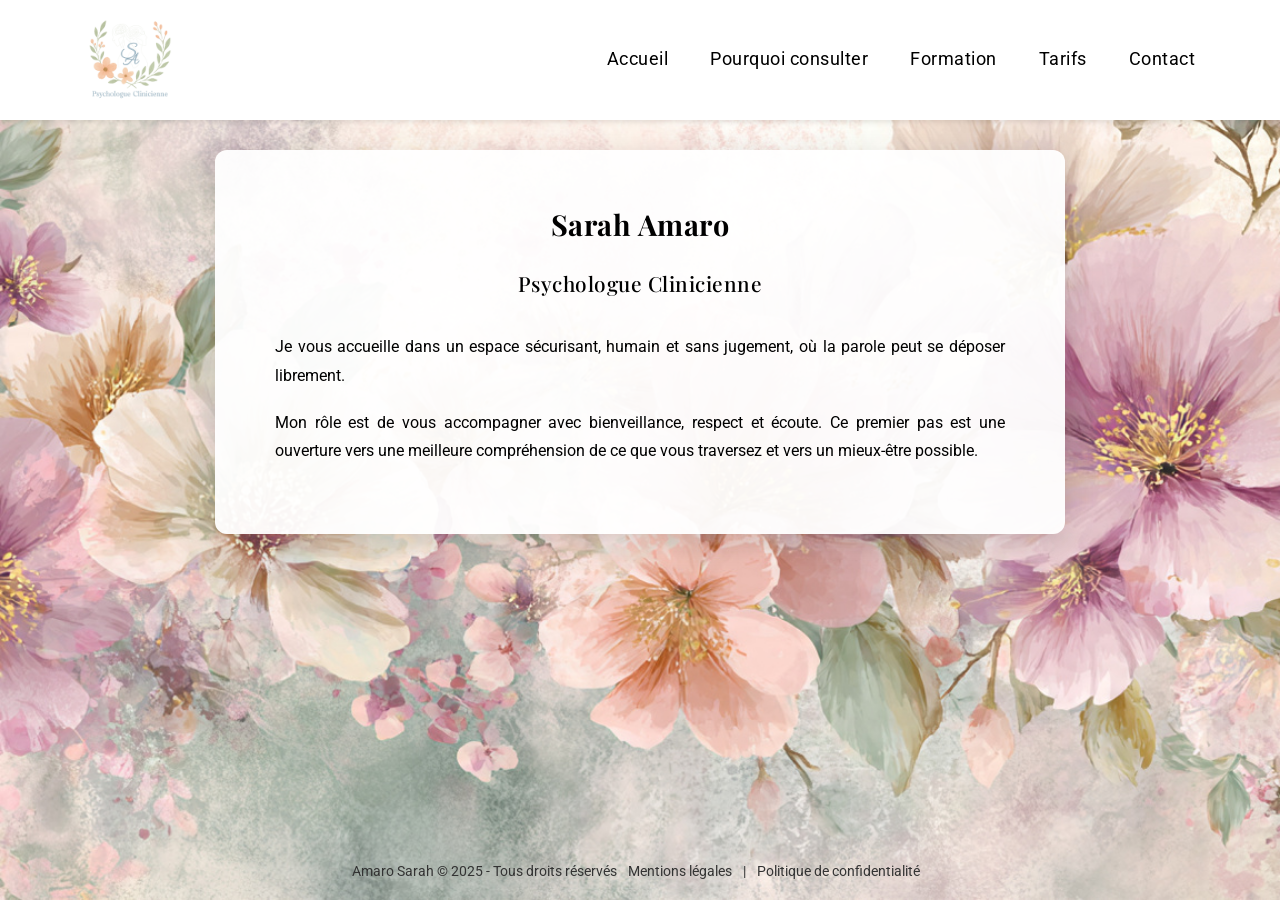
<file: index.html>
<!DOCTYPE html>
<html lang="fr">
<head>
  <meta charset="UTF-8">
  <meta name="viewport" content="width=device-width, initial-scale=1.0">
  <title>Sarah Amaro - Psychologue Clinicienne</title>
  
  <link rel="preconnect" href="https://fonts.googleapis.com">
  <link rel="preconnect" href="https://fonts.gstatic.com" crossorigin>
  <link href="https://fonts.googleapis.com/css2?family=Playfair+Display:wght@600;700&family=Roboto:wght@400;500&display=swap" rel="stylesheet">
  
  <link rel="stylesheet" href="style.css">
</head>
<body>
  <header>
    <div class="header-container">
      <div class="header-left">
        <img src="logo.png" alt="Sarah Amaro Psychologue Clinicienne">
      </div>
      <nav>
        <ul>
          <li><a href="index.html">Accueil</a></li>
          <li><a href="pourquoi.html">Pourquoi consulter</a></li>
          <li><a href="formation.html">Formation</a></li>
          <li><a href="tarifs.html">Tarifs</a></li>
          <li><a href="contact.html">Contact</a></li>
        </ul>
      </nav>
    </div>
  </header>

  <main>
    <section>
      <h2>Sarah Amaro</h2>
      <h3 class="subtitle">Psychologue Clinicienne</h3>
      
      <p>Je vous accueille dans un espace sécurisant, humain et sans jugement, où la parole peut se déposer librement.</p>
      
      <p>Mon rôle est de vous accompagner avec bienveillance, respect et écoute. Ce premier pas est une ouverture vers une meilleure compréhension de ce que vous traversez et vers un mieux-être possible.</p>
      
    </section>
  </main>

  <footer> <!-- CORRIGÉ : dans le body -->
    <p>
       Amaro Sarah © 2025 - Tous droits réservés
      <a href="mentions-legales.html">Mentions légales</a> |
      <a href="confidentialite.html">Politique de confidentialité</a>
    </p>
  </footer>

</body>
</html>
</file>
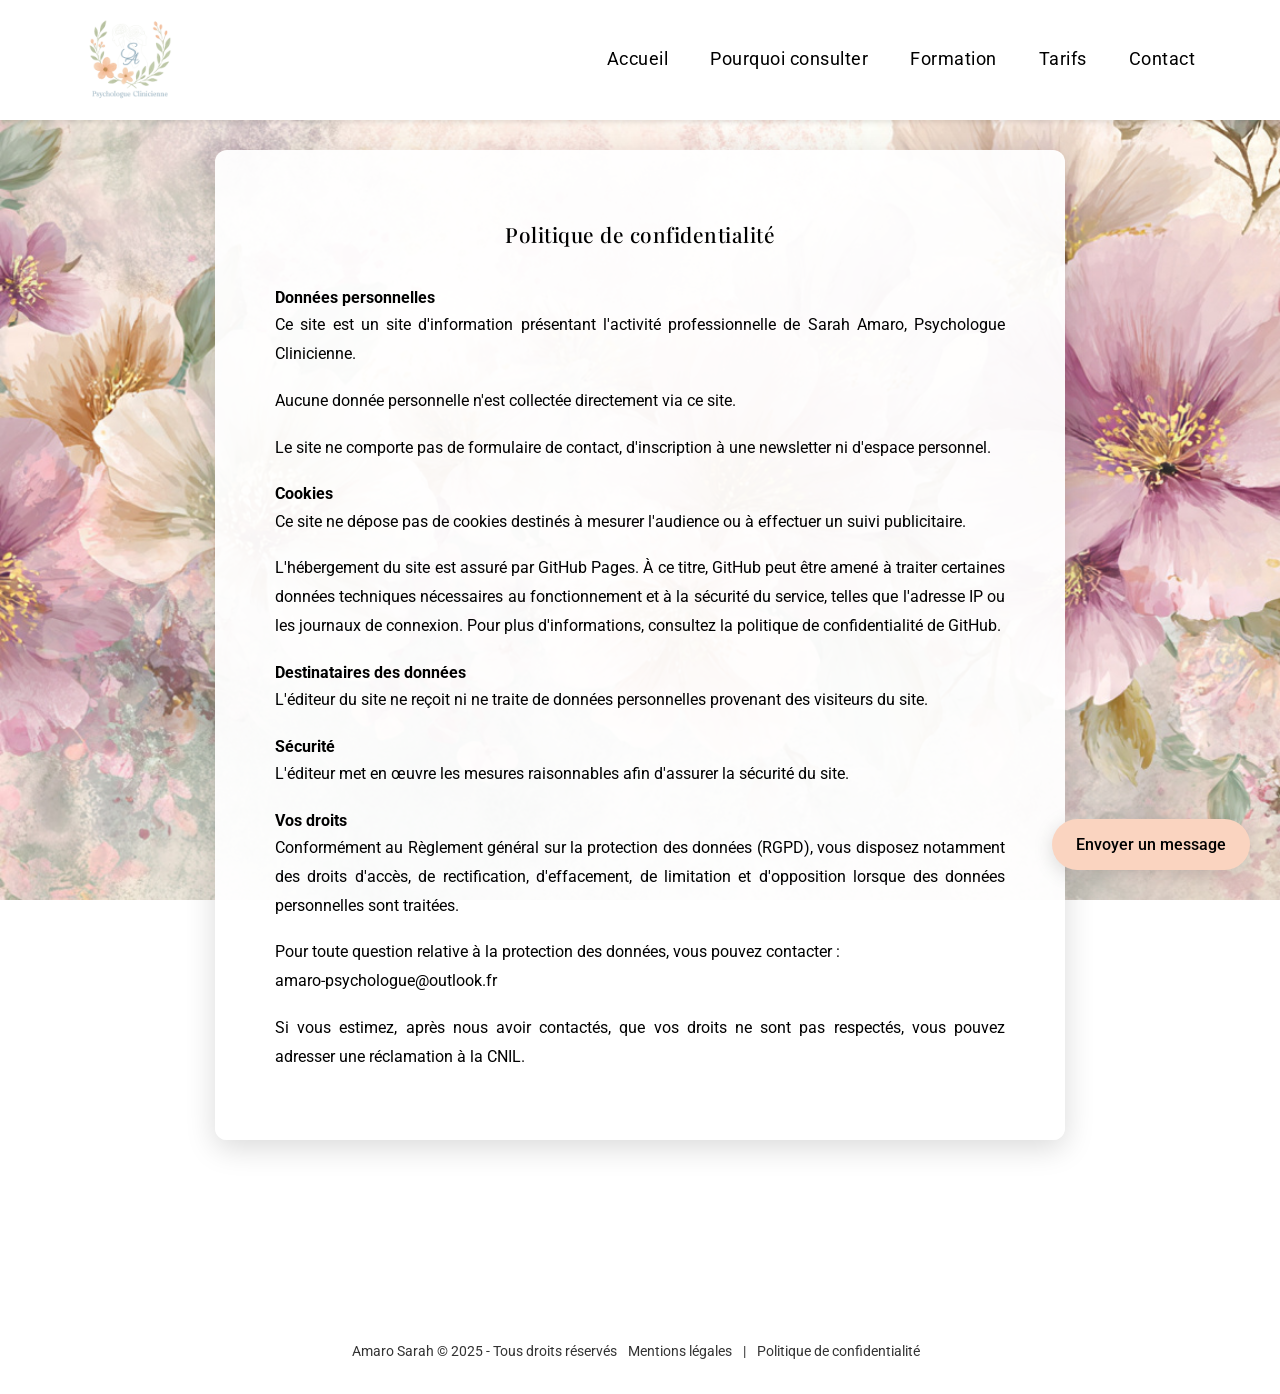
<file: confidentialite.html>
<!DOCTYPE html>
<html lang="fr">
<head>
  <meta charset="UTF-8">
  <meta name="viewport" content="width=device-width, initial-scale=1.0">
  <title>Politique de confidentialité - Sarah Amaro</title>
  
  <link rel="preconnect" href="https://fonts.googleapis.com">
  <link rel="preconnect" href="https://fonts.gstatic.com" crossorigin>
  <link href="https://fonts.googleapis.com/css2?family=Playfair+Display:wght@700&family=Roboto:wght@400;500&display=swap" rel="stylesheet">
  
  <link rel="stylesheet" href="style.css">
</head>
<body>
  <header>
    <div class="header-container">
      <div class="header-left">
        <img src="logo.png" alt="Sarah Amaro Psychologue Clinicienne">
      </div>
      <nav>
        <ul>
          <li><a href="index.html">Accueil</a></li>
          <li><a href="pourquoi.html">Pourquoi consulter</a></li>
          <li><a href="formation.html">Formation</a></li>
          <li><a href="tarifs.html">Tarifs</a></li>
          <li><a href="contact.html">Contact</a></li>
        </ul>
      </nav>
    </div>
  </header>

  <main>
    <section class="mentions-legales">
      <h3 class="subtitle">Politique de confidentialité</h3>
      
      <h4><strong>Données personnelles</strong></h4>
      <p>Ce site est un site d'information présentant l'activité professionnelle de Sarah Amaro, Psychologue Clinicienne.</p>
      <p>Aucune donnée personnelle n'est collectée directement via ce site.</p>
      <p>Le site ne comporte pas de formulaire de contact, d'inscription à une newsletter ni d'espace personnel.</p>

      <h4><strong>Cookies</strong></h4>
      <p>Ce site ne dépose pas de cookies destinés à mesurer l'audience ou à effectuer un suivi publicitaire.</p>
      <p>L'hébergement du site est assuré par GitHub Pages. À ce titre, GitHub peut être amené à traiter certaines données techniques nécessaires au fonctionnement et à la sécurité du service, telles que l'adresse IP ou les journaux de connexion. Pour plus d'informations, consultez la politique de confidentialité de GitHub.</p>

      <h4><strong>Destinataires des données</strong></h4>
      <p>L'éditeur du site ne reçoit ni ne traite de données personnelles provenant des visiteurs du site.</p>

      <h4><strong>Sécurité</strong></h4>
      <p>L'éditeur met en œuvre les mesures raisonnables afin d'assurer la sécurité du site.</p>

      <h4><strong>Vos droits</strong></h4>
      <p>Conformément au Règlement général sur la protection des données (RGPD), vous disposez notamment des droits d'accès, de rectification, d'effacement, de limitation et d'opposition lorsque des données personnelles sont traitées.</p>
      <p>Pour toute question relative à la protection des données, vous pouvez contacter :<br>
      amaro-psychologue@outlook.fr</p>
      <p>Si vous estimez, après nous avoir contactés, que vos droits ne sont pas respectés, vous pouvez adresser une réclamation à la CNIL.</p>
      
      <button id="contactButton" onclick="window.location.href='contact.html'">Envoyer un message</button>
    </section>
  </main>

<footer>
  <p>
     Amaro Sarah © 2025 - Tous droits réservés
    <a href="mentions-legales.html">Mentions légales</a> |
    <a href="confidentialite.html">Politique de confidentialité</a>
  </p>
</footer>
</body>
</html>
</file>
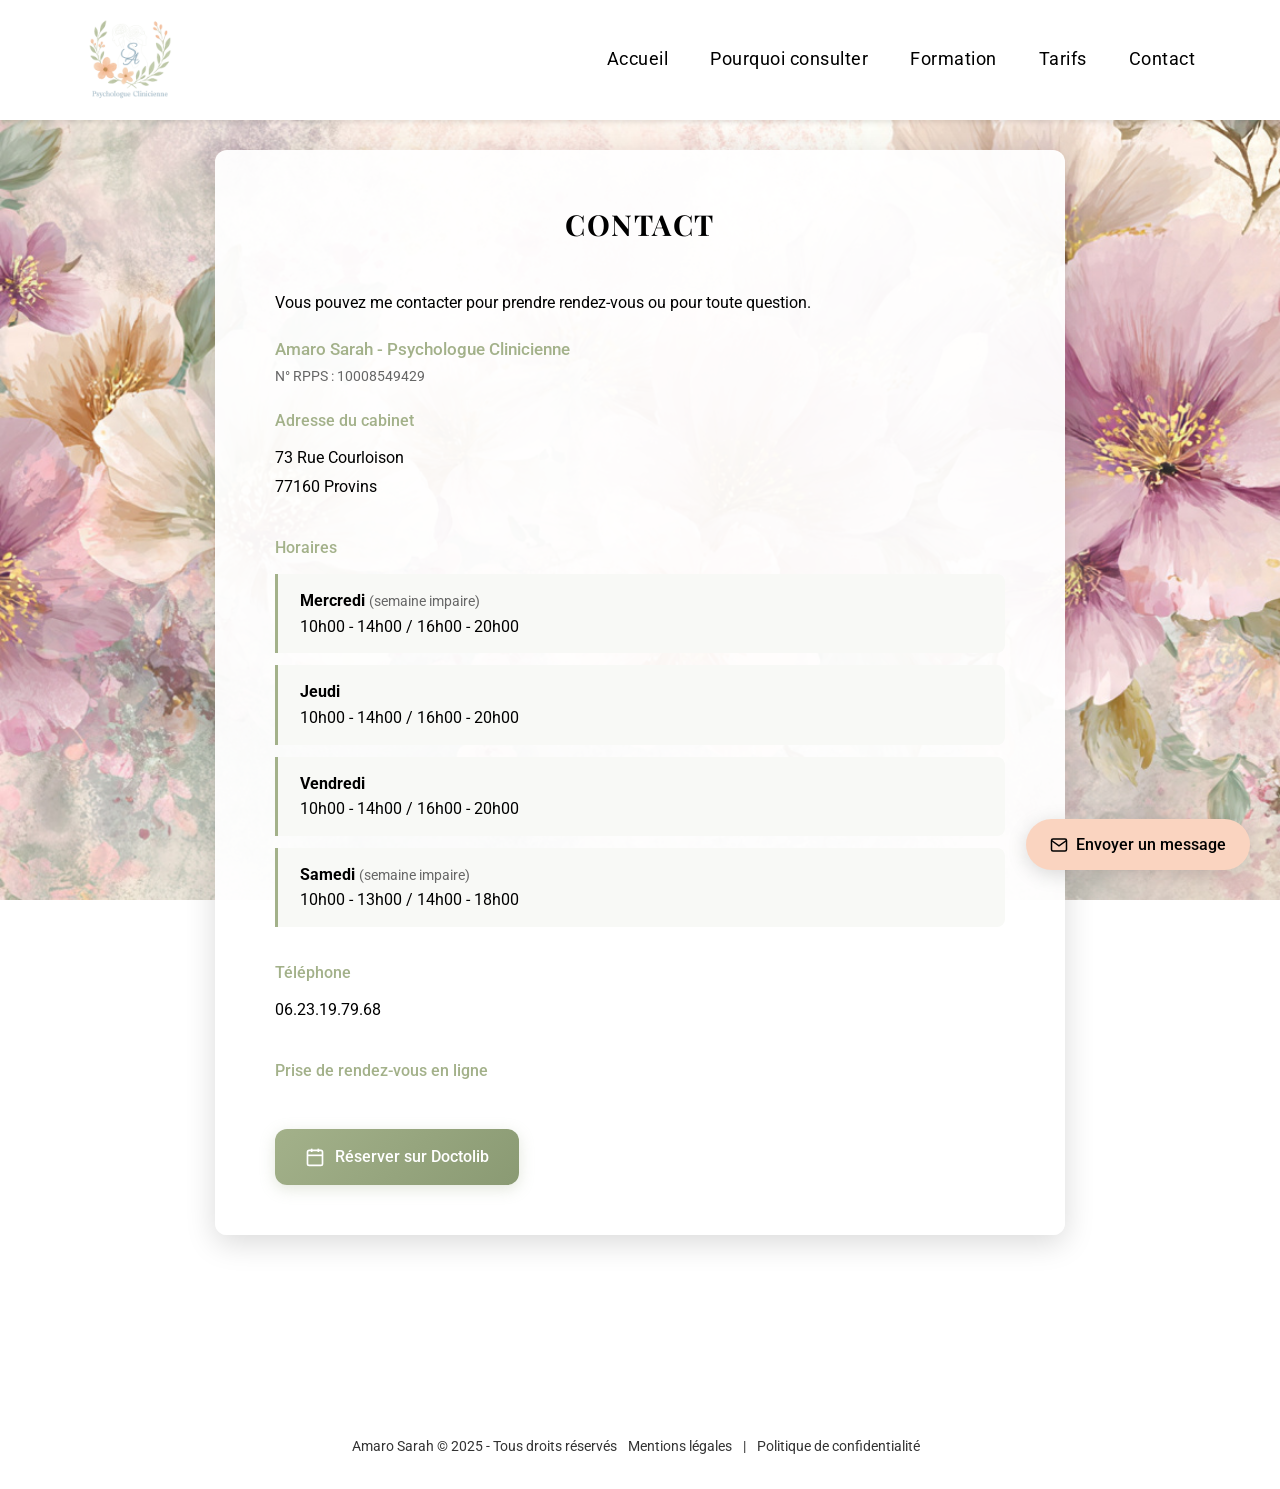
<file: contact.html>
<!DOCTYPE html>
<html lang="fr">
<head>
  <meta charset="UTF-8">
  <meta name="viewport" content="width=device-width, initial-scale=1.0">
  <title>Contact - Sarah Amaro Psychologue Clinicienne</title>
  
  <link rel="preconnect" href="https://fonts.googleapis.com">
  <link rel="preconnect" href="https://fonts.gstatic.com" crossorigin>
  <link href="https://fonts.googleapis.com/css2?family=Playfair+Display:wght@600;700&family=Roboto:wght@400;500&display=swap" rel="stylesheet">
  
  <link rel="stylesheet" href="style.css">
</head>
<body>
  <header>
    <div class="header-container">
      <div class="header-left">
        <img src="logo.png" alt="Sarah Amaro Psychologue Clinicienne">
      </div>
      <nav>
        <ul>
          <li><a href="index.html">Accueil</a></li>
          <li><a href="pourquoi.html">Pourquoi consulter</a></li>
          <li><a href="formation.html">Formation</a></li>
          <li><a href="tarifs.html">Tarifs</a></li>
          <li><a href="contact.html">Contact</a></li>
        </ul>
      </nav>
    </div>
  </header>

  <main>
    <section class="contact-page">
      <h2 class="subtitle">Contact</h2>
      
      <p>Vous pouvez me contacter pour prendre rendez-vous ou pour toute question.</p>
      
      <div class="cabinet-header"> <!-- Nouveau bloc -->
  <h3 class="cabinet-nom">Amaro Sarah - Psychologue Clinicienne</h3>
  <span class="cabinet-rpps">N° RPPS : 10008549429</span>
</div>

<h3>Adresse du cabinet</h3>
<p>
 73 Rue Courloison<br>
 77160 Provins
</p>
      
      <h3>Horaires</h3>
      <ul class="horaires-list">
        <li>
          <strong>Mercredi</strong> <span class="semaine">(semaine impaire)</span> 
          <br>10h00 - 14h00 / 16h00 - 20h00
        </li>
        <li>
          <strong>Jeudi</strong> 
          <br>10h00 - 14h00 / 16h00 - 20h00
        </li>
        <li>
          <strong>Vendredi</strong> 
          <br>10h00 - 14h00 / 16h00 - 20h00
        </li>
        <li>
          <strong>Samedi</strong> <span class="semaine">(semaine impaire)</span> 
          <br>10h00 - 13h00 / 14h00 - 18h00
        </li>
      </ul>
        
      <h3>Téléphone</h3>
      <p><a href="tel:+33623197968">06.23.19.79.68</a></p>
        
      <h3>Prise de rendez-vous en ligne</h3>
      <a href="https://www.doctolib.fr/psychologue/provins/sarah-amaro?pid=practice-724041&phs=true&page=1&index=2" 
         target="_blank" 
         rel="noopener noreferrer" 
         class="doctolibButton">
        <svg width="20" height="20" viewBox="0 0 24 24" fill="none" stroke="currentColor" stroke-width="2">
          <rect x="3" y="4" width="18" height="18" rx="2" ry="2"></rect>
          <line x1="16" y1="2" x2="16" y2="6"></line>
          <line x1="8" y1="2" x2="8" y2="6"></line>
          <line x1="3" y1="10" x2="21" y2="10"></line>
        </svg>
        Réserver sur Doctolib
      </a>
    </section>
  </main>

  <!-- BOUTON MAIL FIXE BAS DROITE -->
  <button id="contactButton" onclick="window.location.href='mailto:amaro-psychologue@outlook.fr'">
    <svg width="18" height="18" viewBox="0 0 24 24" fill="none" stroke="currentColor" stroke-width="2">
      <path d="M4 4h16c1.1 0 2 .9 2 2v12c0 1.1-.9 2-2 2H4c-1.1 0-2-.9-2-2V6c0-1.1.9-2 2-2z"></path>
      <polyline points="22,6 12,13 2,6"></polyline>
    </svg>
    Envoyer un message
  </button>

  <footer>
    <p>
  Amaro Sarah © 2025 - Tous droits réservés
      <a href="mentions-legales.html">Mentions légales</a> |
      <a href="confidentialite.html">Politique de confidentialité</a>
    </p>
  </footer>
</body>
</html>
</file>
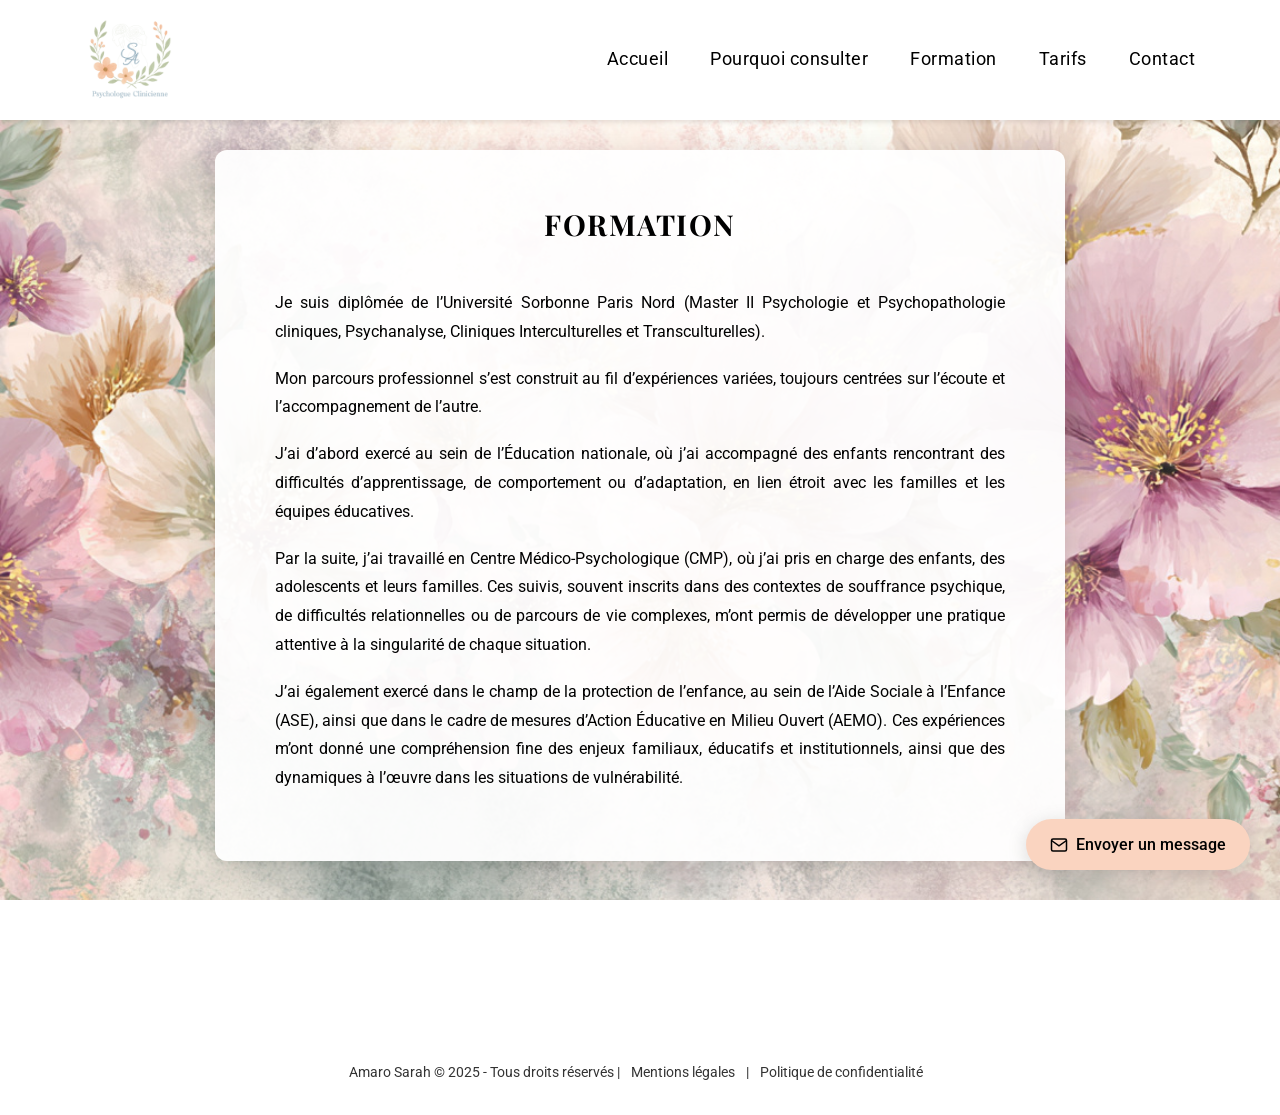
<file: formation.html>
<!DOCTYPE html>
<html lang="fr">
<head>
<meta charset="UTF-8">
<meta name="viewport" content="width=device-width, initial-scale=1.0">
<title>Formation - Sarah Amaro Psychologue Clinicienne</title>
<link href="https://fonts.googleapis.com/css2?family=Roboto:wght@300;400;500;700&family=Playfair+Display:wght@400;600;700&display=swap" rel="stylesheet">
<link rel="stylesheet" href="style.css">
</head>
<body>

<header>
  <div class="header-container">
    <div class="header-left">
      <img src="logo.png" alt="Logo Sarah Amaro Psychologue">
    </div>
    <nav>
      <ul>
        <li><a href="index.html">Accueil</a></li>
        <li><a href="pourquoi.html">Pourquoi consulter</a></li>
        <li><a href="formation.html">Formation</a></li>
        <li><a href="tarifs.html">Tarifs</a></li>
        <li><a href="contact.html">Contact</a></li>
      </ul>
    </nav>
  </div>
</header>

<main>
  <section>
   <h2 class="subtitle">FORMATION</h2> <!-- CORRIGÉ : class ajoutée -->
   
   <p>Je suis diplômée de l’Université Sorbonne Paris Nord (Master II Psychologie et Psychopathologie cliniques, Psychanalyse, Cliniques Interculturelles et Transculturelles).</p> 
   
   <p>Mon parcours professionnel s’est construit au fil d’expériences variées, toujours centrées sur l’écoute et l’accompagnement de l’autre.</p> 
   
   <p>J’ai d’abord exercé au sein de l’Éducation nationale, où j’ai accompagné des enfants rencontrant des difficultés d’apprentissage, de comportement ou d’adaptation, en lien étroit avec les familles et les équipes éducatives.</p> 
   
   <p>Par la suite, j’ai travaillé en Centre Médico-Psychologique (CMP), où j’ai pris en charge des enfants, des adolescents et leurs familles. Ces suivis, souvent inscrits dans des contextes de souffrance psychique, de difficultés relationnelles ou de parcours de vie complexes, m’ont permis de développer une pratique attentive à la singularité de chaque situation.</p> 
   
   <p>J’ai également exercé dans le champ de la protection de l’enfance, au sein de l’Aide Sociale à l’Enfance (ASE), ainsi que dans le cadre de mesures d’Action Éducative en Milieu Ouvert (AEMO). Ces expériences m’ont donné une compréhension fine des enjeux familiaux, éducatifs et institutionnels, ainsi que des dynamiques à l’œuvre dans les situations de vulnérabilité.</p>
    
     <!-- BOUTON MAIL FIXE BAS DROITE -->
  <button id="contactButton" onclick="window.location.href='mailto:amaro-psychologue@outlook.fr'">
    <svg width="18" height="18" viewBox="0 0 24 24" fill="none" stroke="currentColor" stroke-width="2">
      <path d="M4 4h16c1.1 0 2 .9 2 2v12c0 1.1-.9 2-2 2H4c-1.1 0-2-.9-2-2V6c0-1.1.9-2 2-2z"></path>
      <polyline points="22,6 12,13 2,6"></polyline>
    </svg>
    Envoyer un message
  </button>
  </section>
</main>

<footer>
  <p>
     Amaro Sarah © 2025 - Tous droits réservés
    | <a href="mentions-legales.html">Mentions légales</a>
    | <a href="confidentialite.html">Politique de confidentialité</a>
  </p>
</footer>

</body>
</html>
</file>
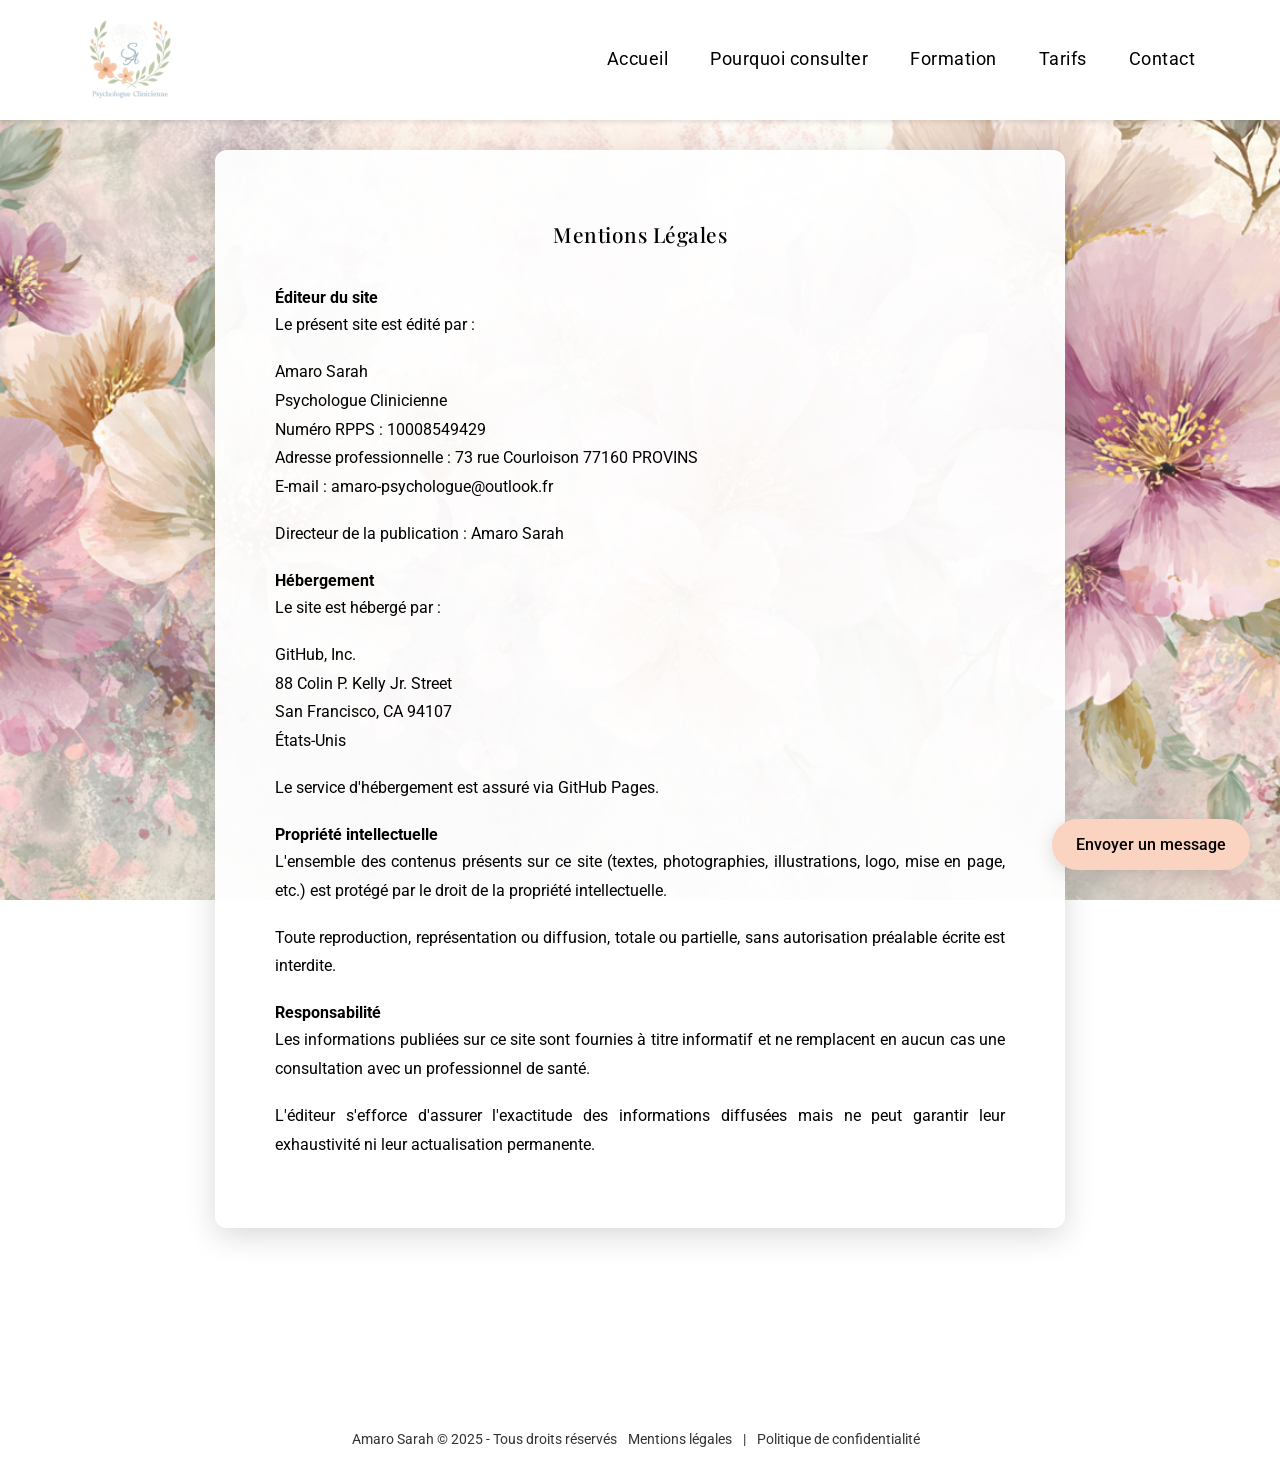
<file: mentions-legales.html>
<!DOCTYPE html>
<html lang="fr">
<head>
  <meta charset="UTF-8">
  <meta name="viewport" content="width=device-width, initial-scale=1.0">
  <title>Sarah Amaro - Psychologue Clinicienne</title>
  
  <link rel="preconnect" href="https://fonts.googleapis.com">
  <link rel="preconnect" href="https://fonts.gstatic.com" crossorigin>
  <link href="https://fonts.googleapis.com/css2?family=Playfair+Display:wght@700&family=Roboto:wght@400;500&display=swap" rel="stylesheet">
  
  <link rel="stylesheet" href="style.css">
</head>
<body>
  <header>
    <div class="header-container">
      <div class="header-left">
        <img src="logo.png" alt="Sarah Amaro Psychologue Clinicienne">
      </div>
      <nav>
        <ul>
          <li><a href="index.html">Accueil</a></li>
          <li><a href="pourquoi.html">Pourquoi consulter</a></li>
          <li><a href="formation.html">Formation</a></li>
          <li><a href="tarifs.html">Tarifs</a></li>
          <li><a href="contact.html">Contact</a></li>
        </ul>
      </nav>
    </div>
  </header>

  <main>
  <section class="mentions-legales">
    <h3 class="subtitle">Mentions Légales</h3>
    
    <h4><strong>Éditeur du site</strong></h4>
    <p>Le présent site est édité par :</p>
    <p>
      Amaro Sarah<br>
      Psychologue Clinicienne<br>
      Numéro RPPS : 10008549429<br>
      Adresse professionnelle : 73 rue Courloison 77160 PROVINS<br>
      E-mail : amaro-psychologue@outlook.fr
    </p>
    <p>Directeur de la publication : Amaro Sarah</p>

    <h4><strong>Hébergement</strong></h4>
    <p>Le site est hébergé par :</p>
    <p>
      GitHub, Inc.<br>
      88 Colin P. Kelly Jr. Street<br>
      San Francisco, CA 94107<br>
      États-Unis
    </p>
    <p>Le service d'hébergement est assuré via GitHub Pages.</p>

    <h4><strong>Propriété intellectuelle</strong></h4>
    <p>L'ensemble des contenus présents sur ce site (textes, photographies, illustrations, logo, mise en page, etc.) est protégé par le droit de la propriété intellectuelle.</p>
    <p>Toute reproduction, représentation ou diffusion, totale ou partielle, sans autorisation préalable écrite est interdite.</p>

    <h4><strong>Responsabilité</strong></h4>
    <p>Les informations publiées sur ce site sont fournies à titre informatif et ne remplacent en aucun cas une consultation avec un professionnel de santé.</p>
    <p>L'éditeur s'efforce d'assurer l'exactitude des informations diffusées mais ne peut garantir leur exhaustivité ni leur actualisation permanente.</p>
      
    <button id="contactButton" onclick="window.location.href='contact.html'">Envoyer un message</button>
  </section>
</main>

<footer>
  <p>
     Amaro Sarah © 2025 - Tous droits réservés
    <a href="mentions-legales.html">Mentions légales</a> |
    <a href="confidentialite.html">Politique de confidentialité</a>
  </p>
</footer>
</file>
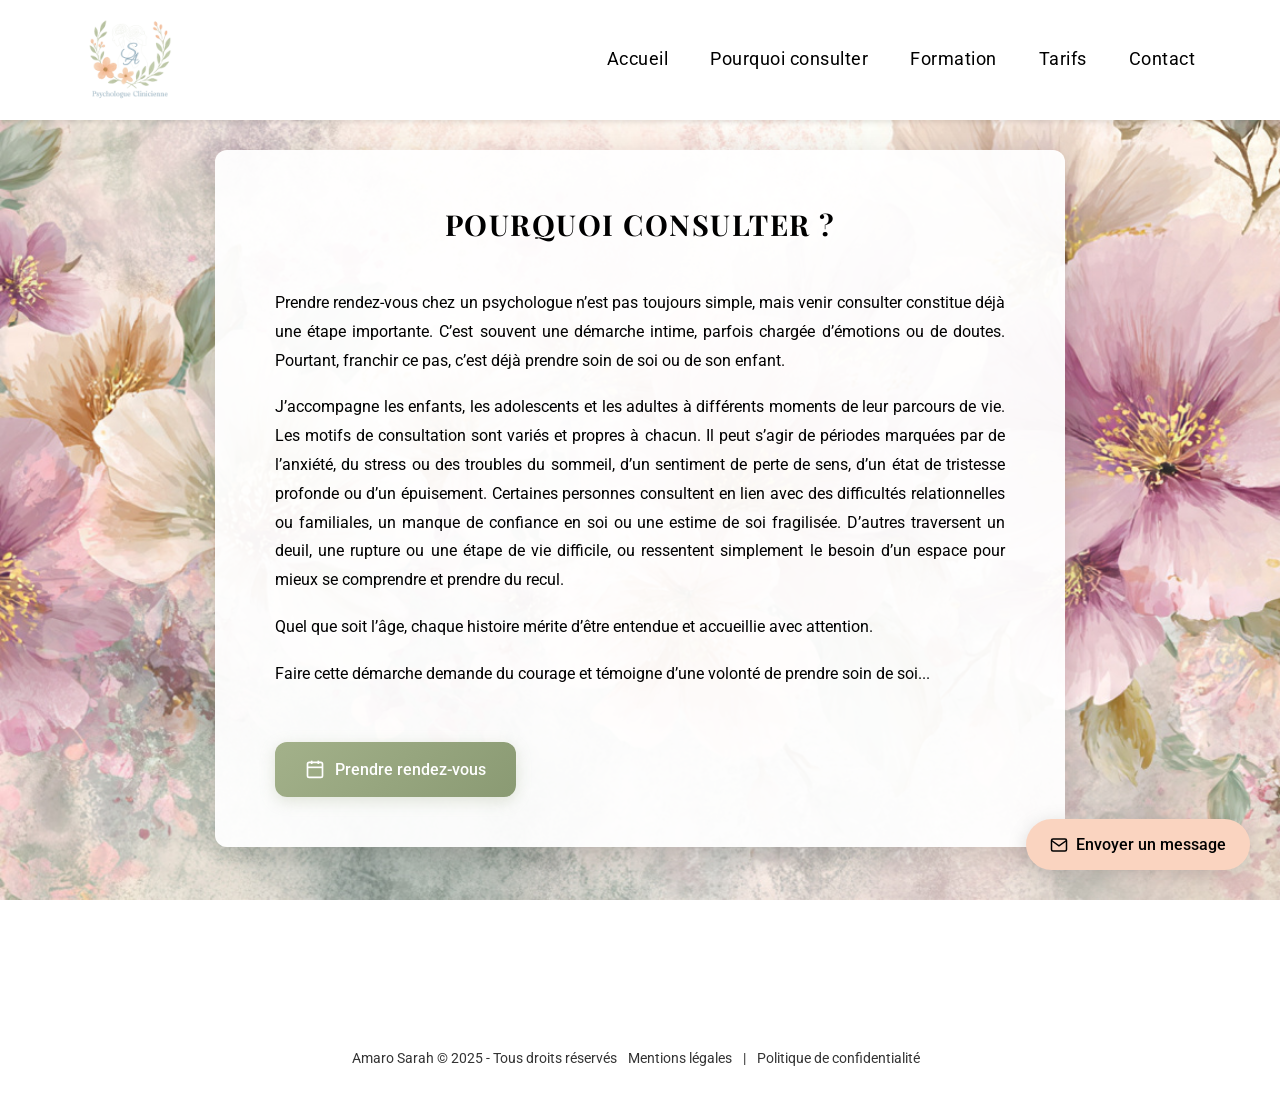
<file: pourquoi.html>
<!DOCTYPE html>
<html lang="fr">
<head>
  <meta charset="UTF-8">
  <meta name="viewport" content="width=device-width, initial-scale=1.0">
  <title>Pourquoi consulter - Sarah Amaro Psychologue Clinicienne</title>
  
  <link rel="preconnect" href="https://fonts.googleapis.com">
  <link rel="preconnect" href="https://fonts.gstatic.com" crossorigin>
  <link href="https://fonts.googleapis.com/css2?family=Playfair+Display:wght@700&family=Roboto:wght@400;500&display=swap" rel="stylesheet">
  
  <link rel="stylesheet" href="style.css">
</head>
<body>
  <!-- HEADER -->
  <header>
    <div class="header-container">
      <div class="header-left">
        <img src="logo.png" alt="Sarah Amaro Psychologue Clinicienne">
      </div>
      <nav>
        <ul>
          <li><a href="index.html">Accueil</a></li>
          <li><a href="pourquoi.html">Pourquoi consulter</a></li>
          <li><a href="formation.html">Formation</a></li>
          <li><a href="tarifs.html">Tarifs</a></li>
          <li><a href="contact.html">Contact</a></li>
        </ul>
      </nav>
    </div>
  </header>

  <!-- MAIN -->
  <main>
    <section>
      <h2 class="subtitle">POURQUOI CONSULTER ?</h2>
      
      <p>Prendre rendez-vous chez un psychologue n’est pas toujours simple, mais venir consulter constitue déjà une étape importante. C’est souvent une démarche intime, parfois chargée d’émotions ou de doutes. Pourtant, franchir ce pas, c’est déjà prendre soin de soi ou de son enfant.</p> 
      
      <p>J’accompagne les enfants, les adolescents et les adultes à différents moments de leur parcours de vie. Les motifs de consultation sont variés et propres à chacun. Il peut s’agir de périodes marquées par de l’anxiété, du stress ou des troubles du sommeil, d’un sentiment de perte de sens, d’un état de tristesse profonde ou d’un épuisement. Certaines personnes consultent en lien avec des difficultés relationnelles ou familiales, un manque de confiance en soi ou une estime de soi fragilisée. D’autres traversent un deuil, une rupture ou une étape de vie difficile, ou ressentent simplement le besoin d’un espace pour mieux se comprendre et prendre du recul.</p>
      
      <p>Quel que soit l’âge, chaque histoire mérite d’être entendue et accueillie avec attention.</p>
      
      <p>Faire cette démarche demande du courage et témoigne d’une volonté de prendre soin de soi...</p>
      
      <a href="https://www.doctolib.fr/psychologue/provins/sarah-amaro?pid=practice-724041&phs=true&page=1&index=2" 
         target="_blank" 
         rel="noopener noreferrer" 
         class="doctolibButton"> <!-- CORRECTION ICI : class et pas id -->
        <svg width="20" height="20" viewBox="0 0 24 24" fill="none" stroke="currentColor" stroke-width="2">
          <rect x="3" y="4" width="18" height="18" rx="2" ry="2"></rect>
          <line x1="16" y1="2" x2="16" y2="6"></line>
          <line x1="8" y1="2" x2="8" y2="6"></line>
          <line x1="3" y1="10" x2="21" y2="10"></line>
        </svg>
        Prendre rendez-vous
      </a>
    </section>
  </main>

  <!-- BOUTON MAIL FIXE BAS DROITE -->
  <button id="contactButton" onclick="window.location.href='mailto:amaro-psychologue@outlook.fr'">
    <svg width="18" height="18" viewBox="0 0 24 24" fill="none" stroke="currentColor" stroke-width="2">
      <path d="M4 4h16c1.1 0 2 .9 2 2v12c0 1.1-.9 2-2 2H4c-1.1 0-2-.9-2-2V6c0-1.1.9-2 2-2z"></path>
      <polyline points="22,6 12,13 2,6"></polyline>
    </svg>
    Envoyer un message
  </button>

  <!-- FOOTER -->
<footer>
  <p>
     Amaro Sarah © 2025 - Tous droits réservés
    <a href="mentions-legales.html">Mentions légales</a> |
    <a href="confidentialite.html">Politique de confidentialité</a>
  </p>
</footer>
</body>
</html>
</file>
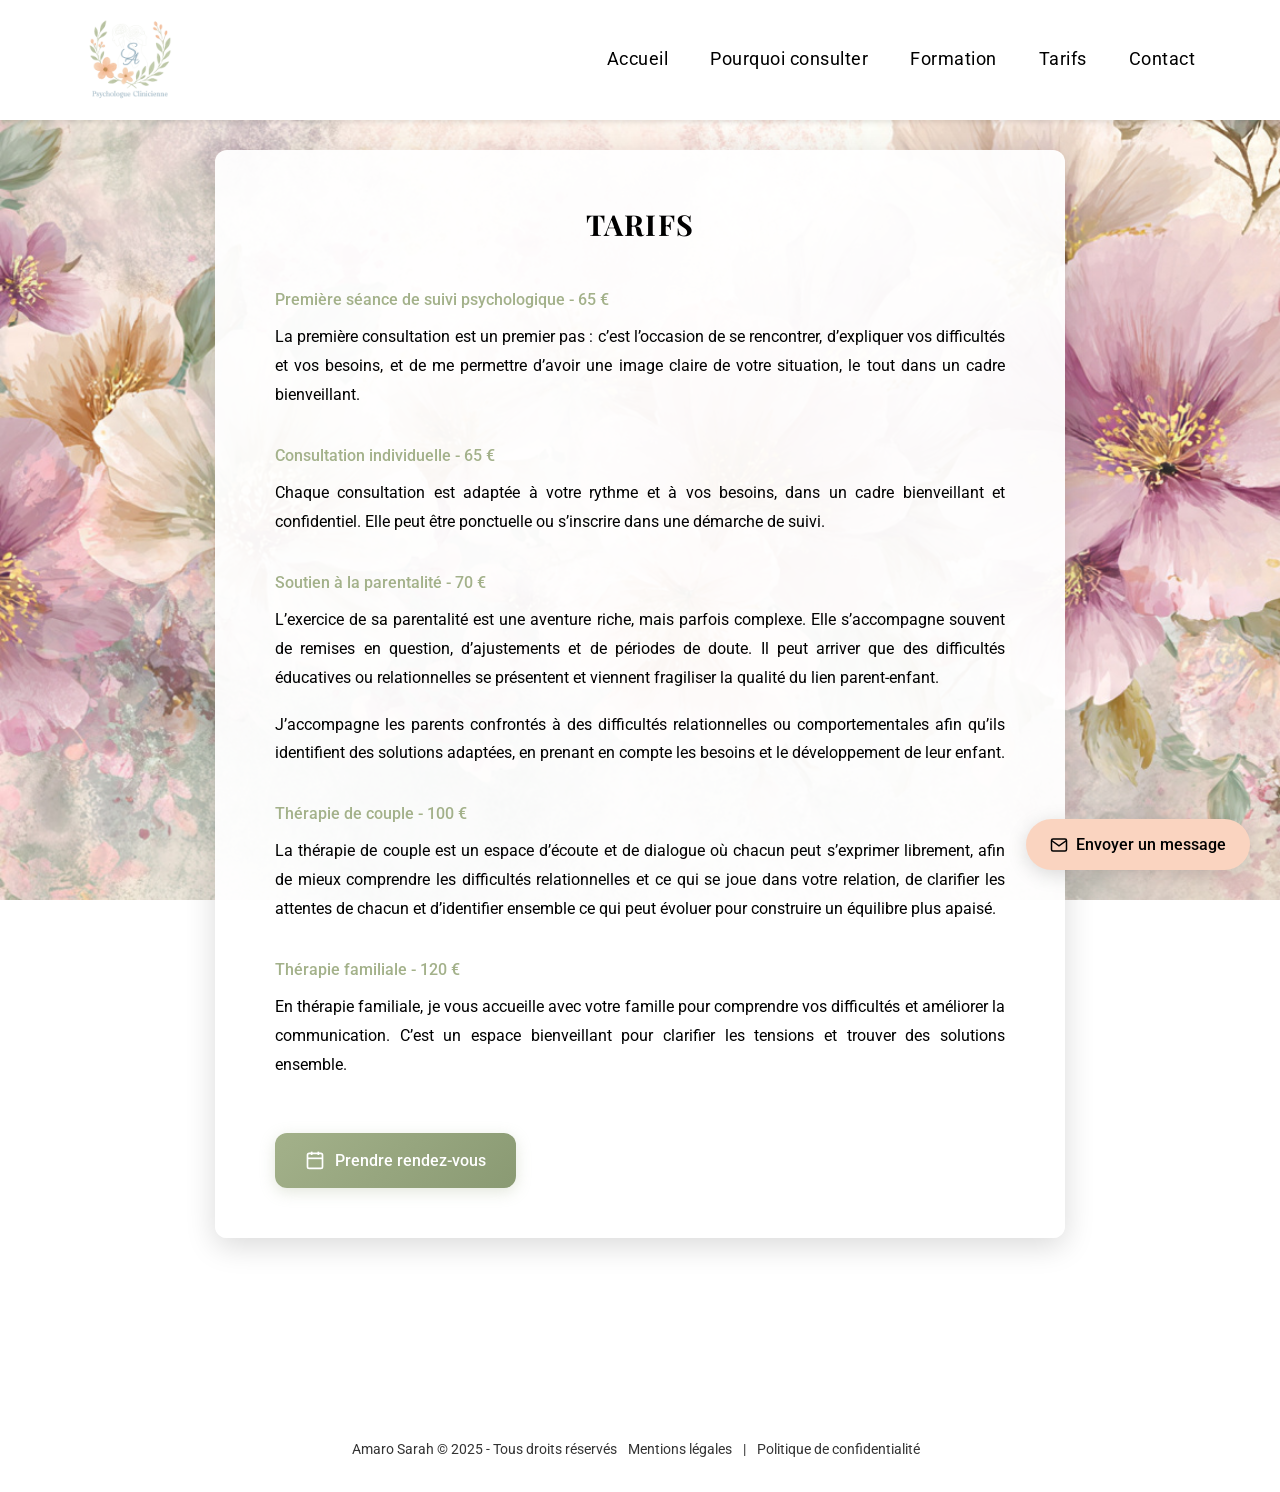
<file: tarifs.html>
<!DOCTYPE html>
<html lang="fr">
<head>
  <meta charset="UTF-8">
  <meta name="viewport" content="width=device-width, initial-scale=1.0">
  <title>Tarifs - Sarah Amaro Psychologue Clinicienne</title>
  
  <link rel="preconnect" href="https://fonts.googleapis.com">
  <link rel="preconnect" href="https://fonts.gstatic.com" crossorigin>
  <link href="https://fonts.googleapis.com/css2?family=Playfair+Display:wght@700&family=Roboto:wght@400;500&display=swap" rel="stylesheet">
  
  <link rel="stylesheet" href="style.css">
</head>
<body>
  <!-- HEADER -->
  <header>
    <div class="header-container">
      <div class="header-left">
        <img src="logo.png" alt="Sarah Amaro Psychologue Clinicienne">
      </div>
      <nav>
        <ul>
          <li><a href="index.html">Accueil</a></li>
          <li><a href="pourquoi.html">Pourquoi consulter</a></li>
          <li><a href="formation.html">Formation</a></li>
          <li><a href="tarifs.html">Tarifs</a></li>
          <li><a href="contact.html">Contact</a></li>
        </ul>
      </nav>
    </div>
  </header>

  <!-- MAIN -->
  <main>
    <section>
      <h2 class="subtitle">TARIFS</h2>
      
      <h3>Première séance de suivi psychologique - 65 €</h3>
      <p>La première consultation est un premier pas : c’est l’occasion de se rencontrer, d’expliquer vos difficultés et vos besoins, et de me permettre d’avoir une image claire de votre situation, le tout dans un cadre bienveillant.</p>
      
      <h3>Consultation individuelle - 65 €</h3>
      <p>Chaque consultation est adaptée à votre rythme et à vos besoins, dans un cadre bienveillant et confidentiel. Elle peut être ponctuelle ou s’inscrire dans une démarche de suivi.</p>
      
      <h3>Soutien à la parentalité - 70 €</h3>
      <p>L’exercice de sa parentalité est une aventure riche, mais parfois complexe. Elle s’accompagne souvent de remises en question, d’ajustements et de périodes de doute. Il peut arriver que des difficultés éducatives ou relationnelles se présentent et viennent fragiliser la qualité du lien parent-enfant.</p>

      <p>J’accompagne les parents confrontés à des difficultés relationnelles ou comportementales afin qu’ils identifient des solutions adaptées, en prenant en compte les besoins et le développement de leur enfant.</p>
      
      <h3>Thérapie de couple - 100 €</h3>
      <p>La thérapie de couple est un espace d’écoute et de dialogue où chacun peut s’exprimer librement, afin de mieux comprendre les difficultés relationnelles et ce qui se joue dans votre relation, de clarifier les attentes de chacun et d’identifier ensemble ce qui peut évoluer pour construire un équilibre plus apaisé.</p>
      
      <h3>Thérapie familiale - 120 €</h3>
      <p>En thérapie familiale, je vous accueille avec votre famille pour comprendre vos difficultés et améliorer la communication. C’est un espace bienveillant pour clarifier les tensions et trouver des solutions ensemble.</p>
      
      <a href="https://www.doctolib.fr/psychologue/provins/sarah-amaro?pid=practice-724041&phs=true&page=1&index=2" 
         target="_blank" 
         rel="noopener noreferrer" 
         class="doctolibButton"> <!-- CORRECTION : class et pas id -->
        <svg width="20" height="20" viewBox="0 0 24 24" fill="none" stroke="currentColor" stroke-width="2">
          <rect x="3" y="4" width="18" height="18" rx="2" ry="2"></rect>
          <line x1="16" y1="2" x2="16" y2="6"></line>
          <line x1="8" y1="2" x2="8" y2="6"></line>
          <line x1="3" y1="10" x2="21" y2="10"></line>
        </svg>
        Prendre rendez-vous
      </a>
    </section>
  </main>

  <!-- BOUTON MAIL FIXE BAS DROITE -->
  <button id="contactButton" onclick="window.location.href='mailto:amaro-psychologue@outlook.fr'">
    <svg width="18" height="18" viewBox="0 0 24 24" fill="none" stroke="currentColor" stroke-width="2">
      <path d="M4 4h16c1.1 0 2 .9 2 2v12c0 1.1-.9 2-2 2H4c-1.1 0-2-.9-2-2V6c0-1.1.9-2 2-2z"></path>
      <polyline points="22,6 12,13 2,6"></polyline>
    </svg>
    Envoyer un message
  </button>

  <!-- FOOTER -->
<footer>
  <p>
     Amaro Sarah © 2025 - Tous droits réservés
    <a href="mentions-legales.html">Mentions légales</a> |
    <a href="confidentialite.html">Politique de confidentialité</a>
  </p>
</footer>
</body>
</html>
</file>
<file: style.css>
/* ===== RESET ===== */
* {
  margin: 0;
  padding: 0;
  box-sizing: border-box;
}

/* ===== BODY + FOND ===== */
body {
  font-family: 'Roboto', sans-serif;
  font-size: 16px;
  line-height: 1.7;
  color: #000;
  background-image: url("fond d'écran 2.jpeg");
  background-size: cover;
  background-position: center;
  background-attachment: fixed;
  background-repeat: no-repeat;
  min-height: 100vh;
}

/* ===== HEADER FIXE BLANC - LOGO XXL ===== */
header {
  background-color: #fff;
  height: 120px;
  width: 100%;
  box-shadow: 0 2px 5px rgba(0,0,0,0.1);
  position: fixed;
  top: 0;
  left: 0;
  z-index: 10000;
}

.header-container {
  max-width: 1200px;
  margin: 0 auto;
  padding: 0 40px;
  height: 100%;
  display: flex;
  justify-content: space-between;
  align-items: center;
}

.header-left img {
  height: 100px;
  width: auto;
  display: block;
}

/* ===== MENU HORIZONTAL SANS PUCES ===== */
nav ul {
  list-style: none;
  display: flex;
  gap: 32px;
  margin: 0;
  padding: 0;
}

nav a {
  text-decoration: none;
  color: #000;
  font-weight: 400;
  font-size: 1.1rem;
  letter-spacing: 0.5px;
  padding: 8px 5px;
  transition: color 0.3s ease;
}

nav a:hover {
  color: #A3B18A;
}

/* ===== MAIN + SECTION BLANCHE CENTRÉE ===== */
main {
  padding-top: 150px;
  padding-bottom: 120px;
  min-height: calc(100vh - 120px);
  max-width: 1200px;
  margin: 0 auto;
  padding-left: 40px;
  padding-right: 40px;
}

section {
  background-color: rgba(255, 255, 255, 0.95);
  max-width: 850px;
  margin: 0 auto;
  padding: 50px 60px;
  border-radius: 12px;
  box-shadow: 0 8px 30px rgba(0,0,0,0.15);
  text-align: left; /* Tout à gauche par défaut */
}

/* ===== H2 PAGES : TARIFS / FORMATION / CONTACT ===== */
h2.subtitle {
  font-family: 'Playfair Display', serif;
  font-size: 1.8rem; /* GROS */
  color: #000;
  font-weight: 700;
  text-align: center; /* Lui seul centré */
  text-transform: uppercase;
  letter-spacing: 1.5px;
  margin: 0 0 40px 0;
}

/* ===== H3 PAGES TARIFS + CONTACT : VERT FIN ===== */
section h3 {
  font-family: 'Roboto', sans-serif;
  font-size: 1rem; /* Fin comme tes captures */
  color: #A3B18A; /* Vert sauge */
  font-weight: 500; /* Medium */
  text-align: left;
  margin-top: 35px;
  margin-bottom: 12px;
  line-height: 1.4;
}

section h3:first-of-type {
  margin-top: 20px;
}

/* ===== PARAGRAPHES ===== */
section p {
  text-align: justify;
  margin-bottom: 18px;
  line-height: 1.8;
  font-size: 1rem;
  color: #000;
}

/* ===== ACCUEIL INDEX.HTML ===== */
body > main > section > h2:not(.subtitle) {
  font-family: 'Playfair Display', serif;
  font-size: 1.8rem;
  color: #000;
  font-weight: 700;
  text-align: center;
  text-transform: none;
  letter-spacing: 0.5px;
  margin: 0 0 8px 0;
}

h3.subtitle {
  font-family: 'Playfair Display', serif;
  font-size: 1.3rem;
  color: #000;
  font-weight: 500;
  text-align: center;
  text-transform: none;
  letter-spacing: 0.5px;
  margin: 0 0 35px 0;
}

/* ===== BLOC CONTACT : NOM + RPPS ===== */
.cabinet-nom {
  font-family: 'Roboto', sans-serif;
  font-weight: 500; /* Medium */
  font-size: 1.05rem;
  color: #A3B18A; /* Vert */
  margin: 0 0 4px 0;
}

.cabinet-rpps {
  font-size: 0.9rem; /* Plus petit */
  color: #666; /* Gris */
  font-weight: 400; /* Normal */
  display: block;
  margin-bottom: 20px;
}

section h3 {
  font-family: 'Roboto', sans-serif;
  font-size: 1rem;
  color: #A3B18A; /* Vert */
  font-weight: 500;
  text-align: left;
  margin-top: 35px;
  margin-bottom: 12px;
}
/* ===== LISTE HORAIRES CONTACT : BLOCS GRIS + BARRE VERTE ===== */
.horaires-list {
  list-style: none;
  padding: 0;
  margin: 15px 0 25px 0;
}

.horaires-list li {
  padding: 14px 18px 14px 22px;
  border-left: 3px solid #A3B18A; /* Barre verte */
  background-color: #F8F9F6; /* Gris clair */
  margin-bottom: 12px;
  border-radius: 0 8px 8px 0;
  font-size: 1rem;
  line-height: 1.6;
}

.horaires-list li strong {
  font-weight: 700;
  color: #000;
}

.horaires-list .semaine {
  font-size: 0.9rem;
  color: #666;
  font-weight: 400;
}


/* ===== LIENS ===== */
/* ===== TEL : Noir normal sans soulignement ===== */
section a[href^="tel:"] {
  color: #000; /* CORRIGÉ : Noir */
  text-decoration: none; /* CORRIGÉ : Plus de souligné */
  font-weight: 400; /* Normal */
  font-size: 1rem;
  cursor: default; /* Plus de main au survol */
}

section a[href^="tel:"]:hover {
  color: #000; /* Reste noir au survol */
  text-decoration: none;
}
section a[href^="tel:"]:hover {
  color: #A3B18A;
}

/* ===== BOUTON DOCTOLIB VERT DÉGRADÉ ===== */
.doctolibButton {
  display: inline-flex;
  align-items: center;
  justify-content: center;
  gap: 10px;
  margin: 35px auto 0 auto;
  padding: 14px 30px;
  background: linear-gradient(135deg, #A3B18A 0%, #8A9A73 100%);
  color: #fff;
  font-family: 'Roboto', sans-serif;
  font-size: 1rem;
  font-weight: 500;
  border-radius: 12px;
  text-decoration: none;
  box-shadow: 0 4px 15px rgba(163, 177, 138, 0.3);
  transition: all 0.3s ease;
}

.doctolibButton:hover {
  transform: translateY(-2px);
  box-shadow: 0 6px 20px rgba(163, 177, 138, 0.4);
}

/* ===== BOUTON MAIL FIXE BAS DROITE PÊCHE ===== */
#contactButton {
  position: fixed;
  bottom: 30px;
  right: 30px;
  z-index: 9999;
  padding: 16px 24px;
  background-color: #FAD4C0;
  color: #000;
  font-family: 'Roboto', sans-serif;
  font-size: 1rem;
  font-weight: 500;
  border: none;
  border-radius: 50px;
  box-shadow: 0 4px 20px rgba(0,0,0,0.15);
  cursor: pointer;
  display: flex;
  align-items: center;
  gap: 8px;
  transition: all 0.3s ease;
}

#contactButton:hover {
  background-color: #A3B18A;
  color: #fff;
  transform: translateY(-3px);
}

/* ===== FOOTER ===== */
footer {
  text-align: center;
  padding: 80px 0 30px 0;
  font-size: 0.9rem;
  color: #333;
}

footer a {
  color: #333;
  text-decoration: none;
  margin: 0 8px;
}
footer a:hover {
  text-decoration: underline;
  color: #A3B18A;
}

/* ===== RESPONSIVE MOBILE ===== */
@media (max-width: 768px) {
  header { height: auto; padding: 15px 0; }
  .header-container { flex-direction: column; gap: 15px; padding: 0 20px; }
  .header-left img { height: 85px; }
  nav ul { gap: 15px; flex-wrap: wrap; justify-content: center; }
  nav a { font-size: 1rem; }
  
  main {
    padding-top: 210px;
    padding-bottom: 100px;
    padding-left: 20px;
    padding-right: 20px;
  }
  
  section { padding: 30px 25px; }
  
  h2.subtitle { font-size: 1.5rem; letter-spacing: 1px; margin: 0 0 30px 0; }
  section h3 { font-size: 0.95rem; margin-top: 28px; }
  section p { font-size: 0.95rem; }
  
  .doctolibButton { width: 100%; max-width: 320px; }
  
  #contactButton {
    bottom: 20px;
    right: 50%;
    transform: translateX(50%);
    font-size: 0.9rem;
    padding: 14px 20px;
  }
  #contactButton:hover { transform: translateX(50%) translateY(-3px); }
}
</file>
